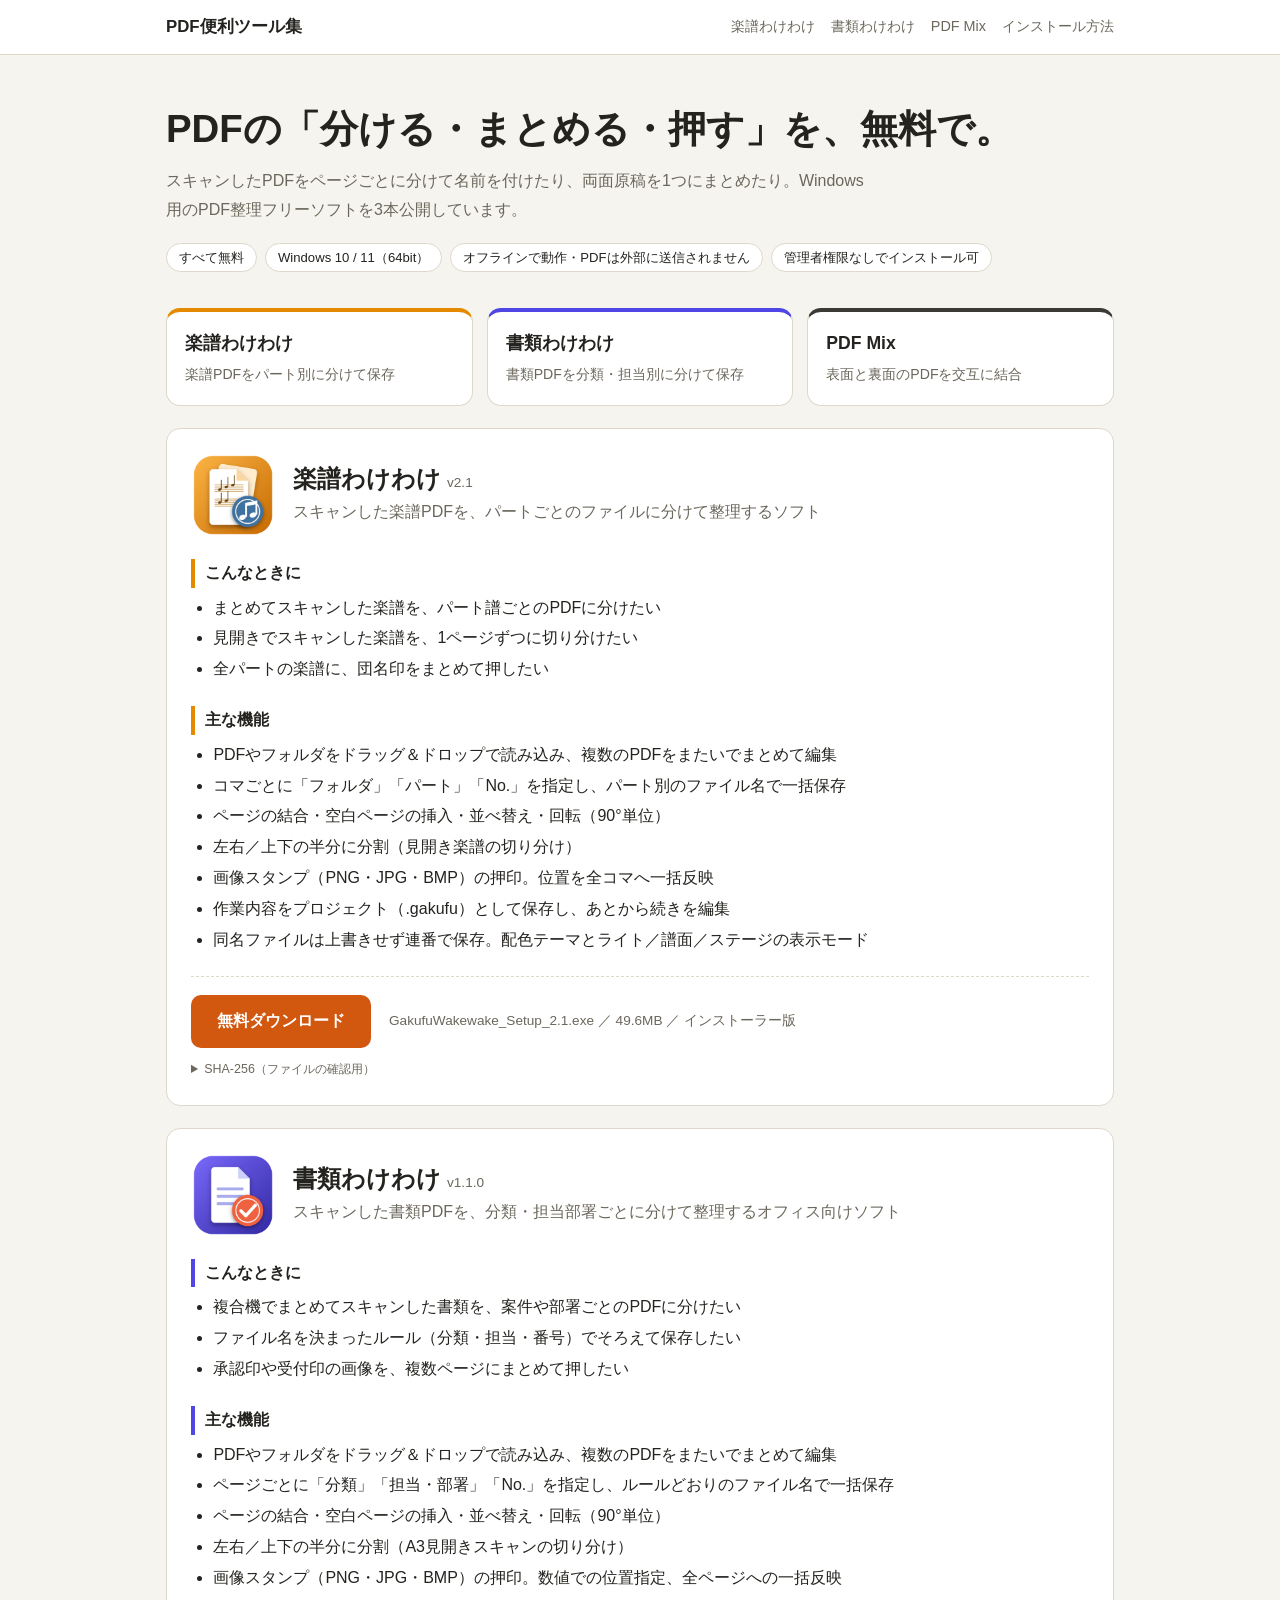
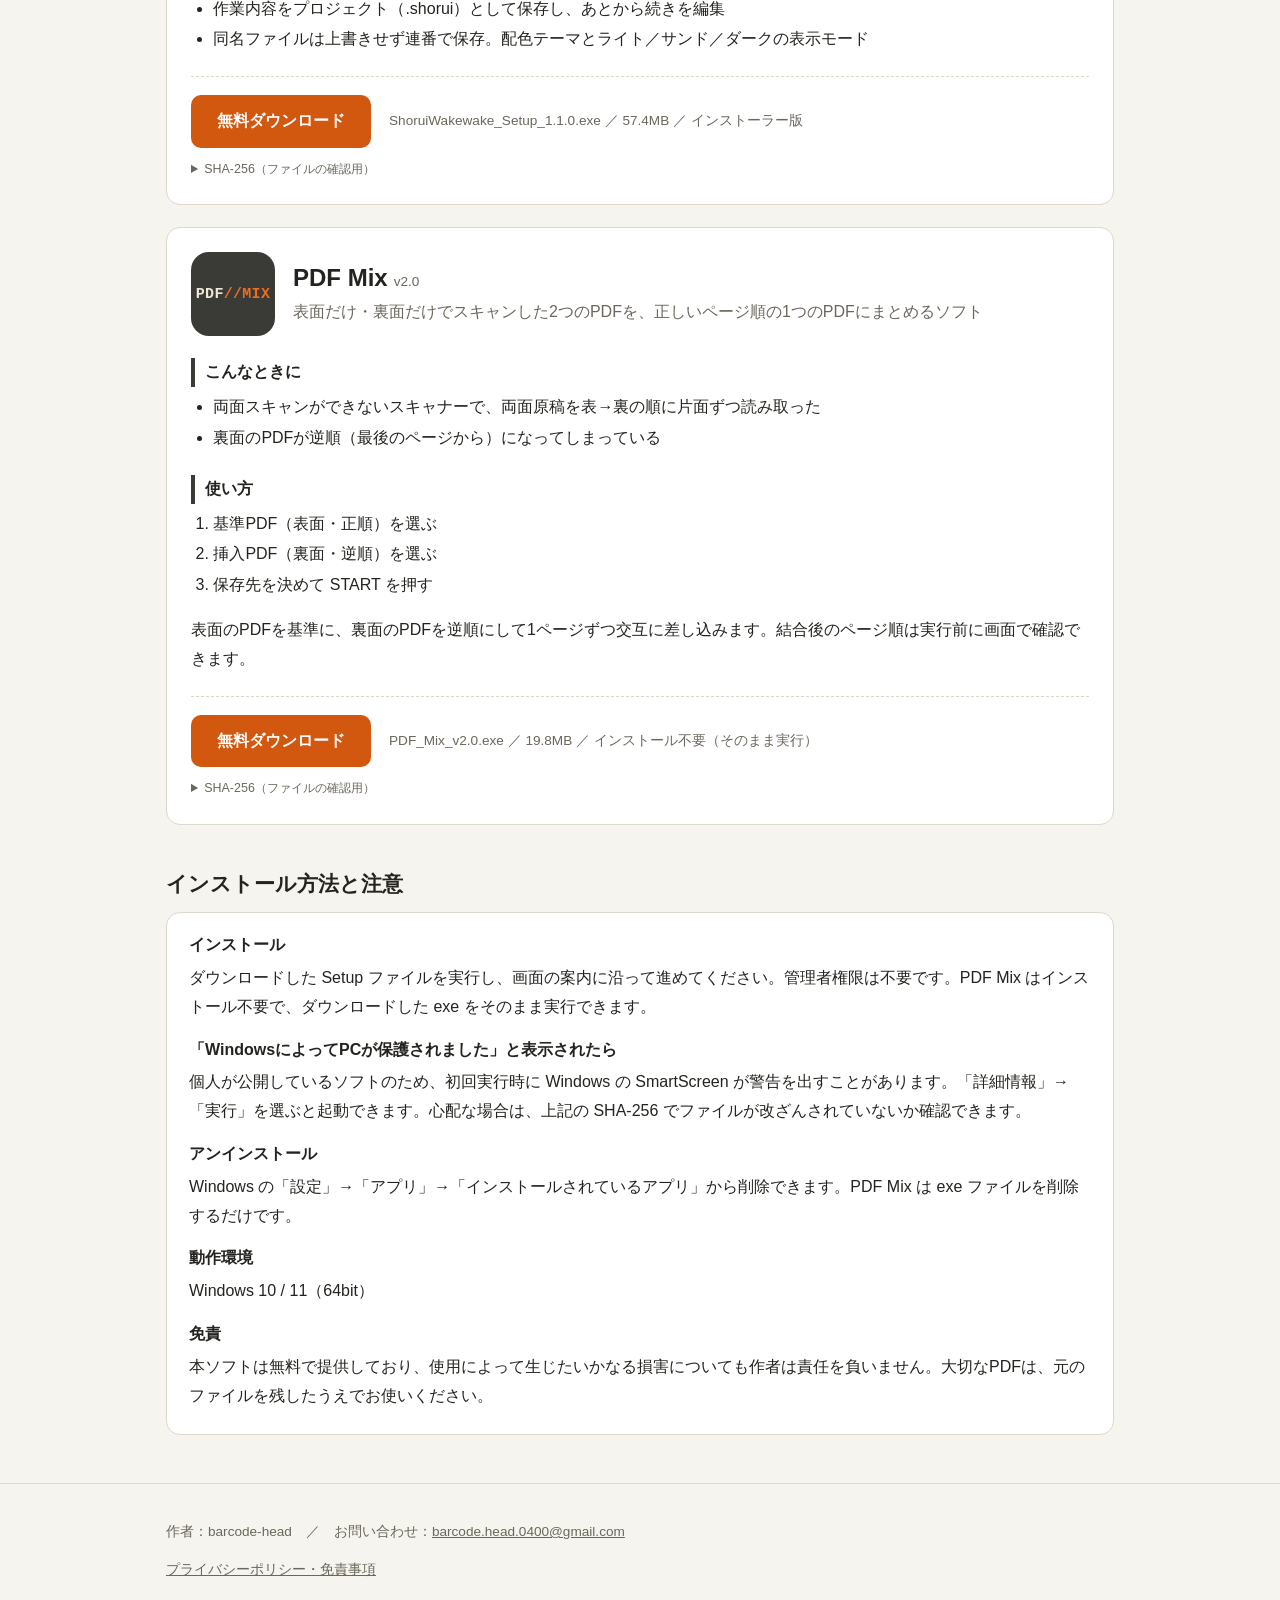
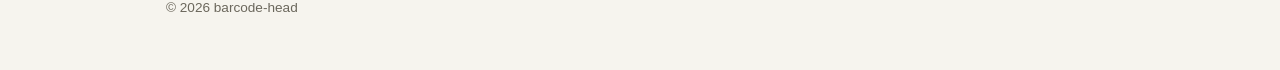
<file: index.html>
<!doctype html>
<html lang="ja">
<head>
<meta charset="utf-8">
<meta name="viewport" content="width=device-width, initial-scale=1">
<title>PDF便利ツール集｜楽譜わけわけ・書類わけわけ・PDF Mix 無料ダウンロード</title>
<meta name="description" content="PDFの分割・結合・並べ替え・スタンプ押しができるWindows用フリーソフト「楽譜わけわけ」「書類わけわけ」、両面スキャンを1つにまとめる「PDF Mix」を無料でダウンロードできます。">
<meta property="og:title" content="PDF便利ツール集｜無料ダウンロード">
<meta property="og:description" content="楽譜わけわけ・書類わけわけ・PDF Mix。Windows用のPDF整理フリーソフト。">
<meta property="og:type" content="website">
<link rel="stylesheet" href="style.css">

<!-- ▼ Google AdSense：審査に通ったら、下の行のコメントを外し ca-pub-XXXXXXXXXXXXXXXX を自分のIDに置き換える
<script async src="https://pagead2.googlesyndication.com/pagead/js/adsbygoogle.js?client=ca-pub-XXXXXXXXXXXXXXXX" crossorigin="anonymous"></script>
-->
</head>
<body>

<header class="site-header">
  <div class="wrap">
    <a class="brand" href="./">PDF便利ツール集</a>
    <nav>
      <a href="#gakufu">楽譜わけわけ</a>
      <a href="#shorui">書類わけわけ</a>
      <a href="#mix">PDF Mix</a>
      <a href="#install">インストール方法</a>
    </nav>
  </div>
</header>

<main class="wrap">

  <section class="hero">
    <h1>PDFの「分ける・まとめる・押す」を、無料で。</h1>
    <p>スキャンしたPDFをページごとに分けて名前を付けたり、両面原稿を1つにまとめたり。Windows用のPDF整理フリーソフトを3本公開しています。</p>
    <ul class="badges">
      <li>すべて無料</li>
      <li>Windows 10 / 11（64bit）</li>
      <li>オフラインで動作・PDFは外部に送信されません</li>
      <li>管理者権限なしでインストール可</li>
    </ul>
  </section>

  <div class="picker">
    <a href="#gakufu" style="--c:var(--gakufu)"><strong>楽譜わけわけ</strong><span>楽譜PDFをパート別に分けて保存</span></a>
    <a href="#shorui" style="--c:var(--shorui)"><strong>書類わけわけ</strong><span>書類PDFを分類・担当別に分けて保存</span></a>
    <a href="#mix" style="--c:var(--mix)"><strong>PDF Mix</strong><span>表面と裏面のPDFを交互に結合</span></a>
  </div>

  <!-- 広告枠1：下のコメントを広告ユニットのコードに置き換えると表示されます --><div class="ad-slot"><!-- <ins class="adsbygoogle" style="display:block" data-ad-client="ca-pub-XXXXXXXXXXXXXXXX" data-ad-slot="0000000000" data-ad-format="auto" data-full-width-responsive="true"></ins><script>(adsbygoogle = window.adsbygoogle || []).push({});</script> --></div>

  <!-- ========== 楽譜わけわけ ========== -->
  <article class="app" id="gakufu" style="--c:var(--gakufu)">
    <div class="app-head">
      <img class="app-icon" src="img/gakufu.png" alt="楽譜わけわけのアイコン" width="84" height="84">
      <div>
        <h2>楽譜わけわけ<span class="ver">v2.1</span></h2>
        <p>スキャンした楽譜PDFを、パートごとのファイルに分けて整理するソフト</p>
      </div>
    </div>

    <h3>こんなときに</h3>
    <ul>
      <li>まとめてスキャンした楽譜を、パート譜ごとのPDFに分けたい</li>
      <li>見開きでスキャンした楽譜を、1ページずつに切り分けたい</li>
      <li>全パートの楽譜に、団名印をまとめて押したい</li>
    </ul>

    <h3>主な機能</h3>
    <ul>
      <li>PDFやフォルダをドラッグ＆ドロップで読み込み、複数のPDFをまたいでまとめて編集</li>
      <li>コマごとに「フォルダ」「パート」「No.」を指定し、パート別のファイル名で一括保存</li>
      <li>ページの結合・空白ページの挿入・並べ替え・回転（90°単位）</li>
      <li>左右／上下の半分に分割（見開き楽譜の切り分け）</li>
      <li>画像スタンプ（PNG・JPG・BMP）の押印。位置を全コマへ一括反映</li>
      <li>作業内容をプロジェクト（.gakufu）として保存し、あとから続きを編集</li>
      <li>同名ファイルは上書きせず連番で保存。配色テーマとライト／譜面／ステージの表示モード</li>
    </ul>

    <div class="dl">
      <a class="btn" href="https://github.com/barcode-head-400/pdf-tools/releases/latest/download/GakufuWakewake_Setup_2.1.exe">無料ダウンロード</a>
      <span class="dl-meta">GakufuWakewake_Setup_2.1.exe ／ 49.6MB ／ インストーラー版</span>
    </div>
    <details class="hash"><summary>SHA-256（ファイルの確認用）</summary><code>F29B37A97B33D67E309944C159A19396FEC901EBD263625BC36A31425AAF3E3C</code></details>
  </article>

  <!-- ========== 書類わけわけ ========== -->
  <article class="app" id="shorui" style="--c:var(--shorui)">
    <div class="app-head">
      <img class="app-icon" src="img/shorui.png" alt="書類わけわけのアイコン" width="84" height="84">
      <div>
        <h2>書類わけわけ<span class="ver">v1.1.0</span></h2>
        <p>スキャンした書類PDFを、分類・担当部署ごとに分けて整理するオフィス向けソフト</p>
      </div>
    </div>

    <h3>こんなときに</h3>
    <ul>
      <li>複合機でまとめてスキャンした書類を、案件や部署ごとのPDFに分けたい</li>
      <li>ファイル名を決まったルール（分類・担当・番号）でそろえて保存したい</li>
      <li>承認印や受付印の画像を、複数ページにまとめて押したい</li>
    </ul>

    <h3>主な機能</h3>
    <ul>
      <li>PDFやフォルダをドラッグ＆ドロップで読み込み、複数のPDFをまたいでまとめて編集</li>
      <li>ページごとに「分類」「担当・部署」「No.」を指定し、ルールどおりのファイル名で一括保存</li>
      <li>ページの結合・空白ページの挿入・並べ替え・回転（90°単位）</li>
      <li>左右／上下の半分に分割（A3見開きスキャンの切り分け）</li>
      <li>画像スタンプ（PNG・JPG・BMP）の押印。数値での位置指定、全ページへの一括反映</li>
      <li>作業内容をプロジェクト（.shorui）として保存し、あとから続きを編集</li>
      <li>同名ファイルは上書きせず連番で保存。配色テーマとライト／サンド／ダークの表示モード</li>
    </ul>

    <div class="dl">
      <a class="btn" href="https://github.com/barcode-head-400/pdf-tools/releases/latest/download/ShoruiWakewake_Setup_1.1.0.exe">無料ダウンロード</a>
      <span class="dl-meta">ShoruiWakewake_Setup_1.1.0.exe ／ 57.4MB ／ インストーラー版</span>
    </div>
    <details class="hash"><summary>SHA-256（ファイルの確認用）</summary><code>9C54FBA946400E04A92FC4E9F4A040294A7472FBC840C510C74561E0456C02B7</code></details>
  </article>

  <!-- 広告枠2 --><div class="ad-slot"><!-- <ins class="adsbygoogle" style="display:block" data-ad-client="ca-pub-XXXXXXXXXXXXXXXX" data-ad-slot="0000000000" data-ad-format="auto" data-full-width-responsive="true"></ins><script>(adsbygoogle = window.adsbygoogle || []).push({});</script> --></div>

  <!-- ========== PDF Mix ========== -->
  <article class="app" id="mix" style="--c:var(--mix)">
    <div class="app-head">
      <div class="app-icon mix" role="img" aria-label="PDF Mixのアイコン"><span>PDF<b>//MIX</b></span></div>
      <div>
        <h2>PDF Mix<span class="ver">v2.0</span></h2>
        <p>表面だけ・裏面だけでスキャンした2つのPDFを、正しいページ順の1つのPDFにまとめるソフト</p>
      </div>
    </div>

    <h3>こんなときに</h3>
    <ul>
      <li>両面スキャンができないスキャナーで、両面原稿を表→裏の順に片面ずつ読み取った</li>
      <li>裏面のPDFが逆順（最後のページから）になってしまっている</li>
    </ul>

    <h3>使い方</h3>
    <ol>
      <li>基準PDF（表面・正順）を選ぶ</li>
      <li>挿入PDF（裏面・逆順）を選ぶ</li>
      <li>保存先を決めて START を押す</li>
    </ol>
    <p>表面のPDFを基準に、裏面のPDFを逆順にして1ページずつ交互に差し込みます。結合後のページ順は実行前に画面で確認できます。</p>

    <div class="dl">
      <a class="btn" href="https://github.com/barcode-head-400/pdf-tools/releases/latest/download/PDF_Mix_v2.0.exe">無料ダウンロード</a>
      <span class="dl-meta">PDF_Mix_v2.0.exe ／ 19.8MB ／ インストール不要（そのまま実行）</span>
    </div>
    <details class="hash"><summary>SHA-256（ファイルの確認用）</summary><code>6ADC93243822CCB329DA9A8F271A3010DF4C03C5E38844415DF8F79AC13B031B</code></details>
  </article>

  <!-- ========== インストール方法 ========== -->
  <section class="section" id="install">
    <h2>インストール方法と注意</h2>
    <div class="note">
      <h3>インストール</h3>
      <p>ダウンロードした Setup ファイルを実行し、画面の案内に沿って進めてください。管理者権限は不要です。PDF Mix はインストール不要で、ダウンロードした exe をそのまま実行できます。</p>
      <h3>「WindowsによってPCが保護されました」と表示されたら</h3>
      <p>個人が公開しているソフトのため、初回実行時に Windows の SmartScreen が警告を出すことがあります。「詳細情報」→「実行」を選ぶと起動できます。心配な場合は、上記の SHA-256 でファイルが改ざんされていないか確認できます。</p>
      <h3>アンインストール</h3>
      <p>Windows の「設定」→「アプリ」→「インストールされているアプリ」から削除できます。PDF Mix は exe ファイルを削除するだけです。</p>
      <h3>動作環境</h3>
      <p>Windows 10 / 11（64bit）</p>
      <h3>免責</h3>
      <p>本ソフトは無料で提供しており、使用によって生じたいかなる損害についても作者は責任を負いません。大切なPDFは、元のファイルを残したうえでお使いください。</p>
    </div>
  </section>

  <!-- 広告枠3 --><div class="ad-slot"><!-- <ins class="adsbygoogle" style="display:block" data-ad-client="ca-pub-XXXXXXXXXXXXXXXX" data-ad-slot="0000000000" data-ad-format="auto" data-full-width-responsive="true"></ins><script>(adsbygoogle = window.adsbygoogle || []).push({});</script> --></div>

</main>

<footer class="site-footer">
  <div class="wrap">
    <p>作者：barcode-head　／　お問い合わせ：<a href="mailto:barcode.head.0400@gmail.com">barcode.head.0400@gmail.com</a></p>
    <p><a href="privacy.html">プライバシーポリシー・免責事項</a></p>
    <p>&copy; 2026 barcode-head</p>
  </div>
</footer>

</body>
</html>
</file>
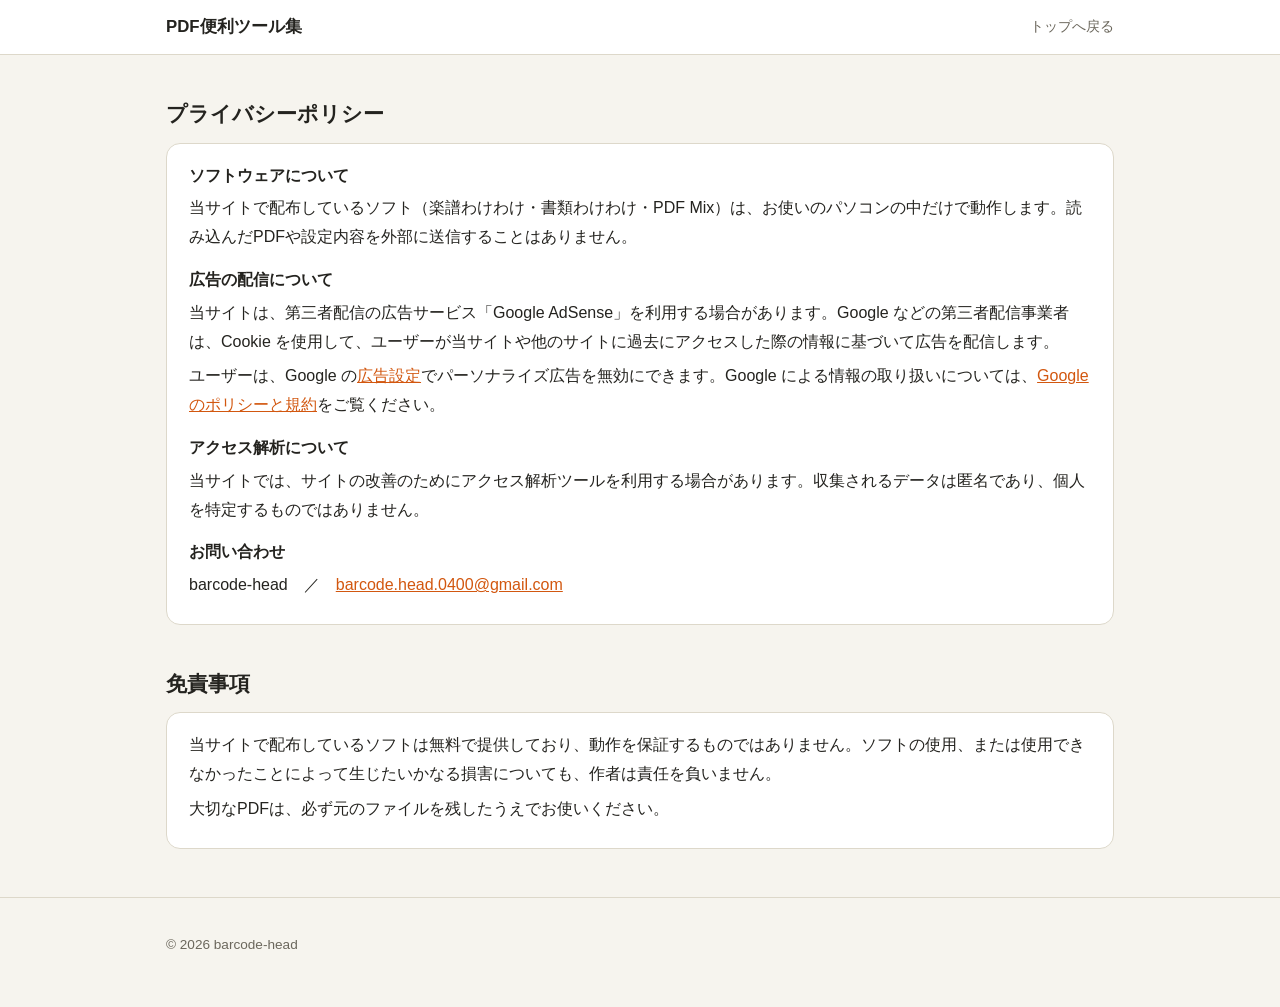
<file: privacy.html>
<!doctype html>
<html lang="ja">
<head>
<meta charset="utf-8">
<meta name="viewport" content="width=device-width, initial-scale=1">
<title>プライバシーポリシー・免責事項｜PDF便利ツール集</title>
<link rel="stylesheet" href="style.css">
</head>
<body>

<header class="site-header">
  <div class="wrap">
    <a class="brand" href="./">PDF便利ツール集</a>
    <nav><a href="./">トップへ戻る</a></nav>
  </div>
</header>

<main class="wrap">
  <section class="section">
    <h2>プライバシーポリシー</h2>
    <div class="note">
      <h3>ソフトウェアについて</h3>
      <p>当サイトで配布しているソフト（楽譜わけわけ・書類わけわけ・PDF Mix）は、お使いのパソコンの中だけで動作します。読み込んだPDFや設定内容を外部に送信することはありません。</p>

      <h3>広告の配信について</h3>
      <p>当サイトは、第三者配信の広告サービス「Google AdSense」を利用する場合があります。Google などの第三者配信事業者は、Cookie を使用して、ユーザーが当サイトや他のサイトに過去にアクセスした際の情報に基づいて広告を配信します。</p>
      <p>ユーザーは、Google の<a href="https://www.google.com/settings/ads" rel="noopener">広告設定</a>でパーソナライズ広告を無効にできます。Google による情報の取り扱いについては、<a href="https://policies.google.com/technologies/ads?hl=ja" rel="noopener">Google のポリシーと規約</a>をご覧ください。</p>

      <h3>アクセス解析について</h3>
      <p>当サイトでは、サイトの改善のためにアクセス解析ツールを利用する場合があります。収集されるデータは匿名であり、個人を特定するものではありません。</p>

      <h3>お問い合わせ</h3>
      <p>barcode-head　／　<a href="mailto:barcode.head.0400@gmail.com">barcode.head.0400@gmail.com</a></p>
    </div>
  </section>

  <section class="section">
    <h2>免責事項</h2>
    <div class="note">
      <p>当サイトで配布しているソフトは無料で提供しており、動作を保証するものではありません。ソフトの使用、または使用できなかったことによって生じたいかなる損害についても、作者は責任を負いません。</p>
      <p>大切なPDFは、必ず元のファイルを残したうえでお使いください。</p>
    </div>
  </section>
</main>

<footer class="site-footer">
  <div class="wrap">
    <p>&copy; 2026 barcode-head</p>
  </div>
</footer>

</body>
</html>
</file>
<file: style.css>
:root {
  --bg: #f6f4ee;
  --surface: #ffffff;
  --text: #24231f;
  --dim: #6b675c;
  --line: #ddd8ca;
  --accent: #d2570f;
  --accent-text: #ffffff;
  --gakufu: #e58a00;
  --shorui: #4f46e5;
  --mix: #3a3a36;
  --radius: 14px;
}
@media (prefers-color-scheme: dark) {
  :root {
    --bg: #1b1a17;
    --surface: #26251f;
    --text: #efece2;
    --dim: #a8a394;
    --line: #3b392f;
    --accent: #f27a2e;
    --accent-text: #1b1a17;
    --gakufu: #ffbe5c;
    --shorui: #a5a1ff;
    --mix: #e8b10a;
  }
}

* { box-sizing: border-box; }
html { scroll-behavior: smooth; }
body {
  margin: 0;
  background: var(--bg);
  color: var(--text);
  font-family: "BIZ UDPGothic", "Yu Gothic UI", "Hiragino Sans", "Noto Sans JP", Meiryo, sans-serif;
  line-height: 1.8;
  -webkit-text-size-adjust: 100%;
}
a { color: var(--accent); }
img { max-width: 100%; }
.wrap { max-width: 980px; margin: 0 auto; padding: 0 16px; }

/* ヘッダー */
.site-header { border-bottom: 1px solid var(--line); background: var(--surface); }
.site-header .wrap { display: flex; align-items: center; justify-content: space-between; gap: 12px; flex-wrap: wrap; padding-top: 12px; padding-bottom: 12px; }
.brand { font-weight: 700; font-size: 1.05rem; color: var(--text); text-decoration: none; }
.site-header nav { display: flex; gap: 16px; flex-wrap: wrap; font-size: .9rem; }
.site-header nav a { color: var(--dim); text-decoration: none; }
.site-header nav a:hover { color: var(--accent); }

/* ヒーロー */
.hero { padding: 48px 0 28px; }
.hero h1 { font-size: clamp(1.6rem, 4.5vw, 2.4rem); line-height: 1.35; margin: 0 0 12px; text-wrap: balance; }
.hero p { margin: 0; color: var(--dim); max-width: 44em; }
.badges { display: flex; flex-wrap: wrap; gap: 8px; margin: 18px 0 0; padding: 0; list-style: none; }
.badges li { border: 1px solid var(--line); background: var(--surface); border-radius: 999px; padding: 2px 12px; font-size: .82rem; }

/* 一覧カード */
.picker { display: grid; grid-template-columns: repeat(auto-fit, minmax(240px, 1fr)); gap: 14px; margin: 8px 0 8px; }
.picker a { display: block; text-decoration: none; color: var(--text); background: var(--surface); border: 1px solid var(--line); border-top: 4px solid var(--c); border-radius: var(--radius); padding: 16px 18px; }
.picker a:hover { border-color: var(--c); }
.picker strong { display: block; font-size: 1.1rem; }
.picker span { color: var(--dim); font-size: .88rem; }

/* アプリ詳細 */
.app { background: var(--surface); border: 1px solid var(--line); border-radius: var(--radius); padding: 24px; margin: 22px 0; }
.app-head { display: flex; gap: 18px; align-items: center; }
.app-icon { width: 84px; height: 84px; flex: none; border-radius: 18px; object-fit: contain; }
.app-icon.mix { display: grid; place-items: center; background: #3a3a36; color: #ede8d8; font: 700 15px Consolas, monospace; letter-spacing: .02em; }
.app-icon.mix b { color: #f26b1d; }
.app-head h2 { margin: 0; font-size: 1.5rem; line-height: 1.3; }
.app-head .ver { font-size: .85rem; color: var(--dim); font-weight: 400; margin-left: 6px; white-space: nowrap; }
.app-head p { margin: 4px 0 0; color: var(--dim); }
.app h3 { font-size: 1rem; margin: 22px 0 6px; padding-left: 10px; border-left: 4px solid var(--c); }
.app ul, .app ol { margin: 0; padding-left: 1.4em; }
.app li { margin: 2px 0; }

.dl { display: flex; flex-wrap: wrap; align-items: center; gap: 12px 18px; margin-top: 22px; padding-top: 18px; border-top: 1px dashed var(--line); }
.btn { display: inline-block; background: var(--accent); color: var(--accent-text); font-weight: 700; text-decoration: none; padding: 12px 26px; border-radius: 10px; }
.btn:hover { filter: brightness(1.08); }
.dl-meta { font-size: .85rem; color: var(--dim); }
.hash { margin-top: 10px; font-size: .78rem; color: var(--dim); }
.hash summary { cursor: pointer; }
.hash code { display: block; overflow-wrap: anywhere; font-family: Consolas, monospace; }

/* 汎用セクション */
.section { margin: 40px 0; }
.section h2 { font-size: 1.3rem; margin: 0 0 10px; }
.note { background: var(--surface); border: 1px solid var(--line); border-radius: var(--radius); padding: 18px 22px; }
.note h3 { margin: 14px 0 4px; font-size: 1rem; }
.note h3:first-child { margin-top: 0; }
.note p { margin: 0 0 6px; }

/* 広告枠：中身（広告コード）を入れるまでは表示されません */
.ad-slot { margin: 26px 0; text-align: center; min-height: 100px; }
.ad-slot::before { content: "スポンサーリンク"; display: block; font-size: .72rem; color: var(--dim); margin-bottom: 4px; }
.ad-slot:empty { display: none; }

.site-footer { border-top: 1px solid var(--line); margin-top: 48px; padding: 22px 0 36px; font-size: .85rem; color: var(--dim); }
.site-footer a { color: var(--dim); }

@media (max-width: 520px) {
  .app { padding: 18px; }
  .app-icon { width: 60px; height: 60px; border-radius: 14px; }
  .btn { width: 100%; text-align: center; }
}
</file>
